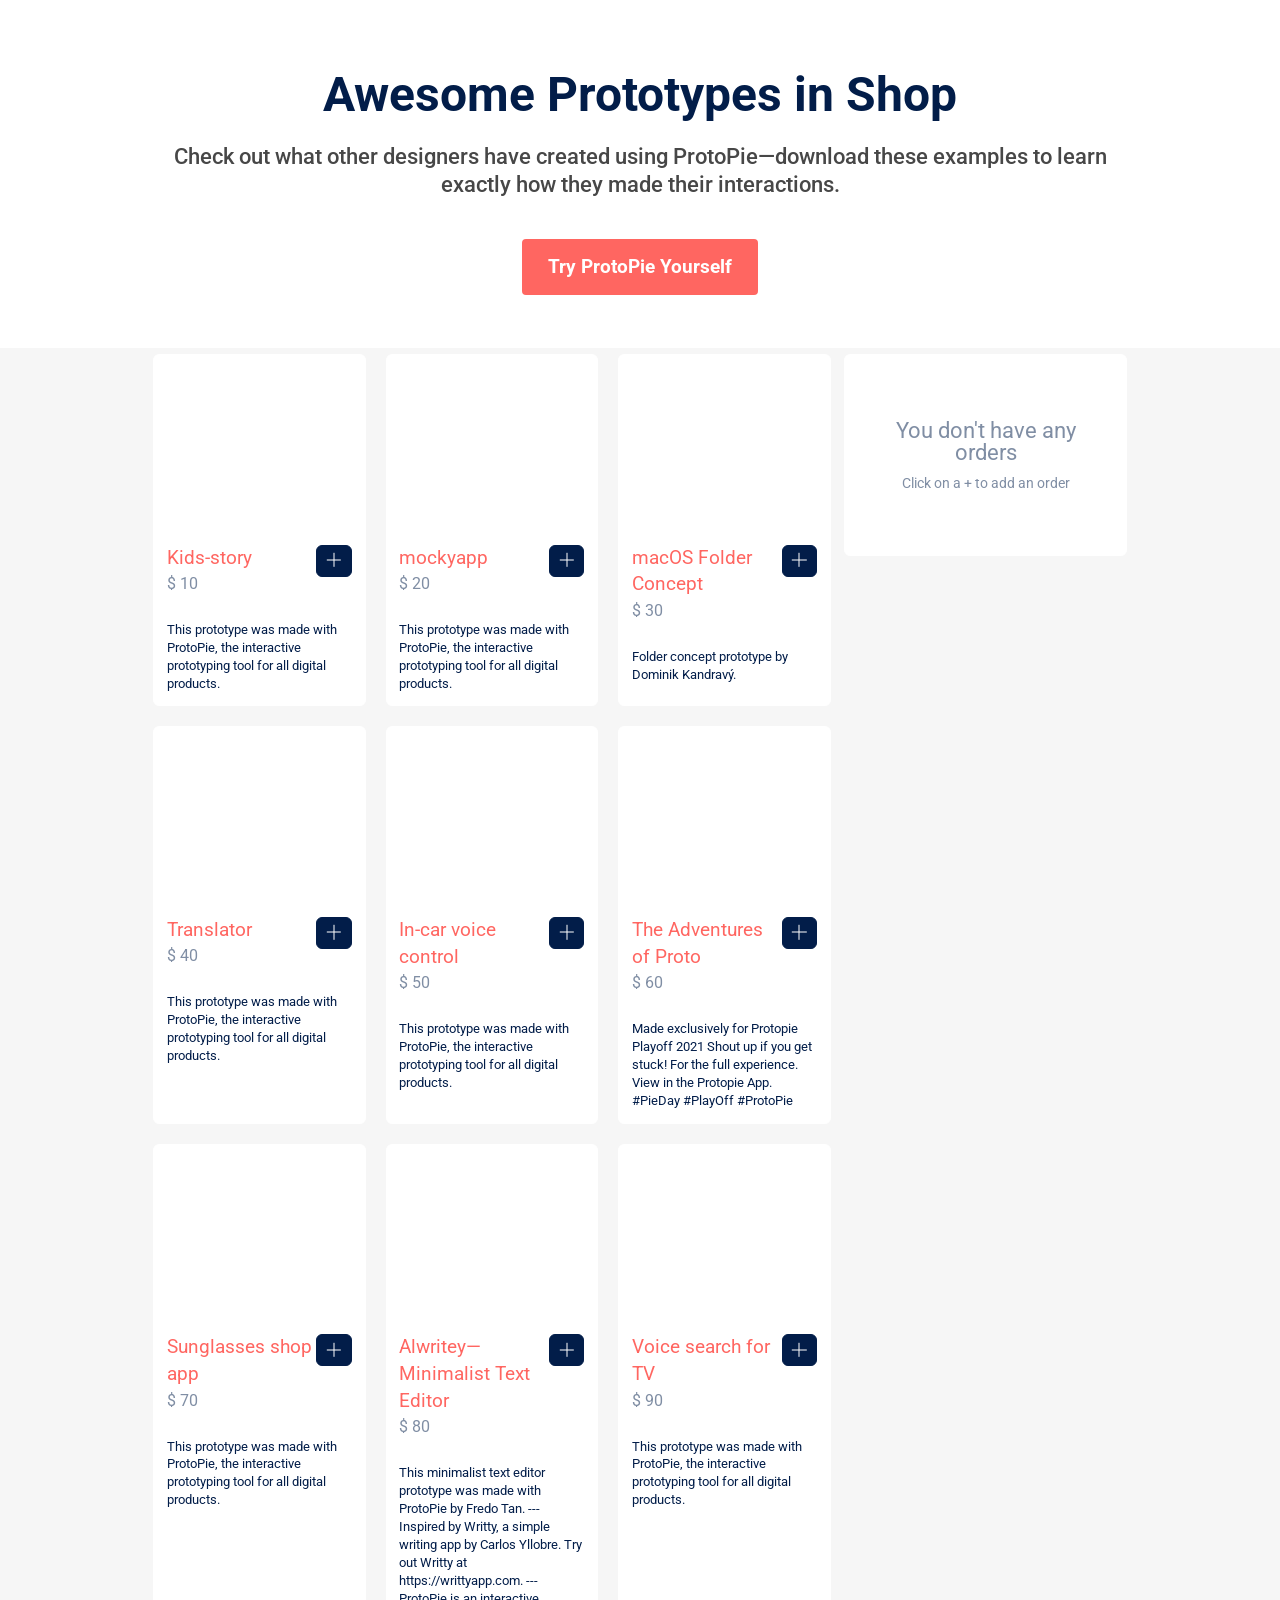
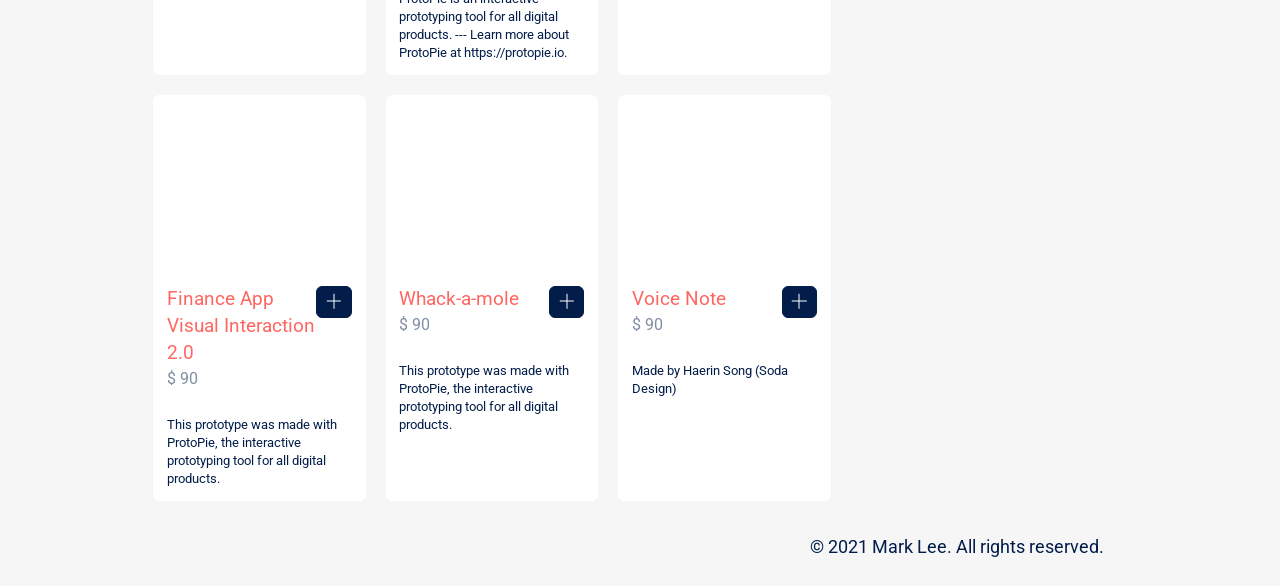
<file: index.html>
<!doctype html><html lang="en"><head><meta charset="utf-8"/><link rel="icon" href="/favicon.ico"/><meta name="viewport" content="width=device-width,initial-scale=1"/><meta name="theme-color" content="#000000"/><meta name="description" content="Web site created using create-react-app"/><link rel="apple-touch-icon" href="/logo192.png"/><link rel="manifest" href="/manifest.json"/><title>React App</title><link href="https://fonts.googleapis.com/css?family=Roboto&display=swap" rel="stylesheet"/><script defer="defer" src="/static/js/main.3c149307.js"></script><link href="/static/css/main.2d5aacab.css" rel="stylesheet"></head><body><noscript>You need to enable JavaScript to run this app.</noscript><div id="root"></div></body></html>
</file>
<file: static/css/main.2d5aacab.css>
a,abbr,acronym,address,applet,article,aside,audio,b,big,blockquote,body,canvas,caption,center,cite,code,dd,del,details,dfn,div,dl,dt,em,embed,fieldset,figcaption,figure,footer,form,h1,h2,h3,h4,h5,h6,header,hgroup,html,i,iframe,img,ins,kbd,label,legend,li,mark,menu,nav,object,ol,output,p,pre,q,ruby,s,samp,section,small,span,strike,strong,sub,summary,sup,table,tbody,td,tfoot,th,thead,time,tr,tt,u,ul,var,video{border:0;font-size:100%;font:inherit;margin:0;padding:0;vertical-align:initial}article,aside,details,figcaption,figure,footer,header,hgroup,menu,nav,section{display:block}body{line-height:1}ol,ul{list-style:none}blockquote,q{quotes:none}blockquote:after,blockquote:before,q:after,q:before{content:"";content:none}table{border-collapse:collapse;border-spacing:0}html{box-sizing:border-box}*,:after,:before{box-sizing:inherit}button:focus{outline:0}:root{--primary:#021d49;--primary-alpha:rgba(2,29,73,.5);--secondary:#ff6661;--secondary-alpha:rgba(0,255,126,.5);--gray:#f6f6f6;--gray-alpha:hsla(0,0%,96%,.9);--black-color:#222223;--red-color:#ff4d4f}::selection{background:#ff6661;background:var(--secondary)}::-moz-selection{background:#ff6661;background:var(--secondary)}body,button{background:#f6f6f6;background:var(--gray);color:#021d49;color:var(--primary);font-family:Roboto,sans-serif;font-size:1.4rem}.container{display:flex;flex-direction:column;margin-left:auto;margin-right:auto;max-width:1000px;min-height:100vh;padding-left:.4rem;padding-right:.4rem}@media (min-width:768px){.container{display:grid;grid-template-columns:.7fr .3fr;grid-template-rows:auto 1fr auto}}a{-webkit-text-decoration-skip:objects;background-color:initial}a:active,a:hover{outline-width:0}a{color:#021d49;color:var(--primary);outline:none;text-decoration:none}a.active,a:active,a:focus,a:hover{color:#ff6661;color:var(--secondary);text-decoration:underline}header{background-color:#fff;grid-column:span 2;padding:1vw;text-align:center}header .btn__area{margin-bottom:40px;margin-top:40px}header a,header button{display:inline-block}header button{background-color:#ff6661;border:2px solid #ff6661;border-radius:4px;color:#fff!important;cursor:pointer;font-size:1.2rem;font-weight:700;line-height:22px;padding:15px 24px;text-decoration:none;transition:color .3s ease 0s,border-color .3s ease 0s,background-color .3s ease 0s}.header__container{display:flex;flex-direction:column;margin-left:auto;margin-right:auto;margin-top:50px;max-width:1000px;padding-left:.4rem;padding-right:.4rem}header .title{font-size:3rem;font-weight:700;line-height:4rem}header .subtitle{color:#474747;font-size:22px;font-weight:500;line-height:28px;margin:16px 0 0;vertical-align:initial}.logo{max-width:380px;min-width:160px;width:25vw}aside{flex:2 1}aside,main{padding:.4rem}footer{font-size:.8em;grid-column:span 2;padding:30px 30px 30px 0;text-align:right;vertical-align:middle}h1{font-size:1.3em;font-weight:700;margin-bottom:1em}hr{border:0;border-top:1px solid #f6f6f6;border-top:1px solid var(--gray);height:0;margin-bottom:20px}.payment{margin:0 auto;max-width:400px}.payment-logo{padding-top:6vh;width:100%}.float--right{float:right!important;padding:.8rem}.float--left{float:left!important;padding:.8rem}.prototypes{grid-gap:20px;display:grid;grid-template-columns:repeat(auto-fill,minmax(185px,1fr))}.prototype{grid-gap:10px;background:#fff;border:.01rem solid #fff;border-top-left-radius:6px;border-top-right-radius:6px;display:grid;display:flex;display:-ms-flexbox;flex-direction:column;grid-template-columns:100px 1fr}.prototype .prototype__body p{font-size:1rem;line-height:1.4;padding:.8rem}.prototype .prototype__footer{padding:.8rem}.prototype .prototype-body:last-child,.prototype .prototype-footer:last-child,.prototype .prototype-header:last-child{padding-bottom:.8rem}.prototype .prototype-image{padding-top:.8rem}.prototype .prototype-image:first-child{padding-top:0}.prototype__artwork:first-child{border-top-left-radius:6px;border-top-right-radius:6px}.prototype{border-bottom-left-radius:6px;border-bottom-right-radius:6px}.prototype .prototype__body .prototype__title{color:#ff6661;color:var(--secondary);font-size:1rem;font-size:1.2rem;line-height:1.4;padding:.8rem .8rem 0}.prototype .prototype__body .prototype__price{color:rgba(2,29,73,.5);color:var(--primary-alpha);padding-top:.1rem;width:100%}.prototype .prototype__body .prototype__desc{font-size:.8rem;padding-bottom:.8rem}.prototype__artwork{width:100%}.prototype__edit{opacity:1;transition:opacity .3s ease-in-out;width:100%}.prototype__edit:hover{cursor:pointer;opacity:.4}.btn{-webkit-appearance:none;-moz-appearance:none;background:#fff;border:.05rem solid #ff6661;border:.05rem solid var(--secondary);border-radius:6px;color:#ff6661;color:var(--secondary);cursor:pointer;display:inline-block;font-size:.9rem;height:2rem;line-height:1rem;outline:none;padding:.45rem .6rem;text-align:center;text-decoration:none;transition:all .2s ease;-webkit-user-select:none;user-select:none;vertical-align:middle;white-space:nowrap}.btn:focus,.btn:hover{background:#f6f6f6;background:var(--gray);border-color:#021d49;border-color:var(--primary);text-decoration:none}.btn.disabled,.btn:disabled,.btn[disabled]{cursor:default;opacity:.5;pointer-events:none}.btn.btn--primary{background:#021d49;background:var(--primary);border-color:#021d49;border-color:var(--primary);color:#fff}.btn.btn--primary:focus,.btn.btn--primary:hover{background:#ff6661;background:var(--secondary);border-color:#ff6661;border-color:var(--secondary);color:#021d49;color:var(--primary)}.btn.btn--primary.active,.btn.btn--primary:active{background:#021d49;background:var(--primary);border-color:#021d49;border-color:var(--primary);color:#ff6661;color:var(--secondary)}.btn.btn--secondary{background:#ff6661;background:var(--secondary);border-color:#ff6661;border-color:var(--secondary);color:#021d49;color:var(--primary)}.btn.btn--secondary:focus,.btn.btn--secondary:hover{background:#021d49;background:var(--primary);border-color:#021d49;border-color:var(--primary);color:#f6f6f6;color:var(--gray)}.btn.btn--secondary.active,.btn.btn--secondary:active{background:#021d49;background:var(--primary);border-color:#021d49;border-color:var(--primary);color:#ff6661;color:var(--secondary)}.btn.btn--link{background:transparent;border-color:transparent;color:#021d49;color:var(--primary)}.btn.btn--link.active,.btn.btn--link:active,.btn.btn--link:focus,.btn.btn--link:hover{color:#ff6661;color:var(--secondary)}.btn.btn--clear{background:transparent;border:0;color:currentColor;height:.8rem;line-height:.8rem;margin-left:.2rem;margin-right:-2px;opacity:1;padding:0;text-decoration:none;width:.8rem}.btn.btn--clear:hover{color:#00ffb9;opacity:.95}.btn.btn--clear:before{content:"\2715"}.btn .icon{vertical-align:-10%}.icon{box-sizing:border-box;display:inline-block;font-size:inherit;font-style:normal;height:1em;position:relative;text-indent:-9999px;vertical-align:middle;width:1em}.icon:after,.icon:before{display:block;left:50%;position:absolute;top:50%;-webkit-transform:translate(-50%,-50%);transform:translate(-50%,-50%)}.icon--forward:before{border:1px solid;border-bottom:0;border-right:0;content:"";height:.62em;width:.62em}.icon--forward:after{background:currentColor;content:"";height:13px;left:46%;width:1px}.icon--forward:before{-webkit-transform:translate(-50%,-50%) rotate(135deg);transform:translate(-50%,-50%) rotate(135deg)}.icon--cross:before,.icon--plus:before{background:currentColor;content:"";height:1px;width:100%}.icon--cross:after,.icon--plus:after{background:currentColor;content:"";height:100%;width:1px}.icon--cross:before{width:100%}.icon--cross:after{height:100%}.icon--cross:after,.icon--cross:before{-webkit-transform:translate(-50%,-50%) rotate(45deg);transform:translate(-50%,-50%) rotate(45deg)}.icon--delete:before{border:1px solid;border-bottom-left-radius:.1rem;border-bottom-right-radius:.1rem;border-top:0;content:"";height:.65em;top:60%;width:.75em}.icon--delete:after{background:currentColor;box-shadow:-.25em .2em,.25em .2em;content:"";height:1px;top:.05rem;width:.55em}.order{background:#fff;border:.05rem solid #f6f6f6;border:.05rem solid var(--gray);border-radius:6px;display:flex;display:-ms-flexbox;flex-direction:column}.order .total{flex:0 0 auto;font-size:1.1rem;padding:.8rem}.order .order-nav{flex:0 0 auto}.order .body{flex:1 1 auto;padding:.6rem .8rem 0}.item{-ms-flex-align:center;-ms-flex-line-pack:justify;align-content:space-between;align-items:center;display:flex;display:-ms-flexbox}.item .action{flex:0 0 auto}.item .action .price{-webkit-appearance:none;-moz-appearance:none;background:#fff;background:transparent;border-color:transparent;color:#021d49;color:var(--primary);cursor:default;display:inline-block;font-size:.9rem;height:2rem;line-height:1rem;opacity:.5;outline:none;padding:.45rem .6rem;pointer-events:none;text-align:center;text-decoration:none;transition:all .2s ease;-webkit-user-select:none;user-select:none;vertical-align:middle;white-space:nowrap}.item video{border-radius:4px;margin:.4rem .4rem .4rem .2rem;max-width:30px}.item .content{flex:1 1 auto}.item .sold-out,.item .title{-webkit-margin-before:0;flex:1 1 auto;font-size:.9rem;line-height:1rem}.item .sold-out{color:#ff4d4f;color:var(--red-color)}.item.item-centered .item-subtitle,.item.item-centered .title{margin-bottom:0;overflow:hidden;text-overflow:ellipsis;white-space:nowrap}.empty{background-color:#fff;border:.05rem solid #fff;border-radius:6px;color:rgba(2,29,73,.5);color:var(--primary-alpha);padding:3.2rem 1.6rem;text-align:center}.empty .subtitle,.empty .title{margin:.8rem auto}.empty .subtitle{font-size:.9rem}
/*# sourceMappingURL=main.2d5aacab.css.map*/
</file>
